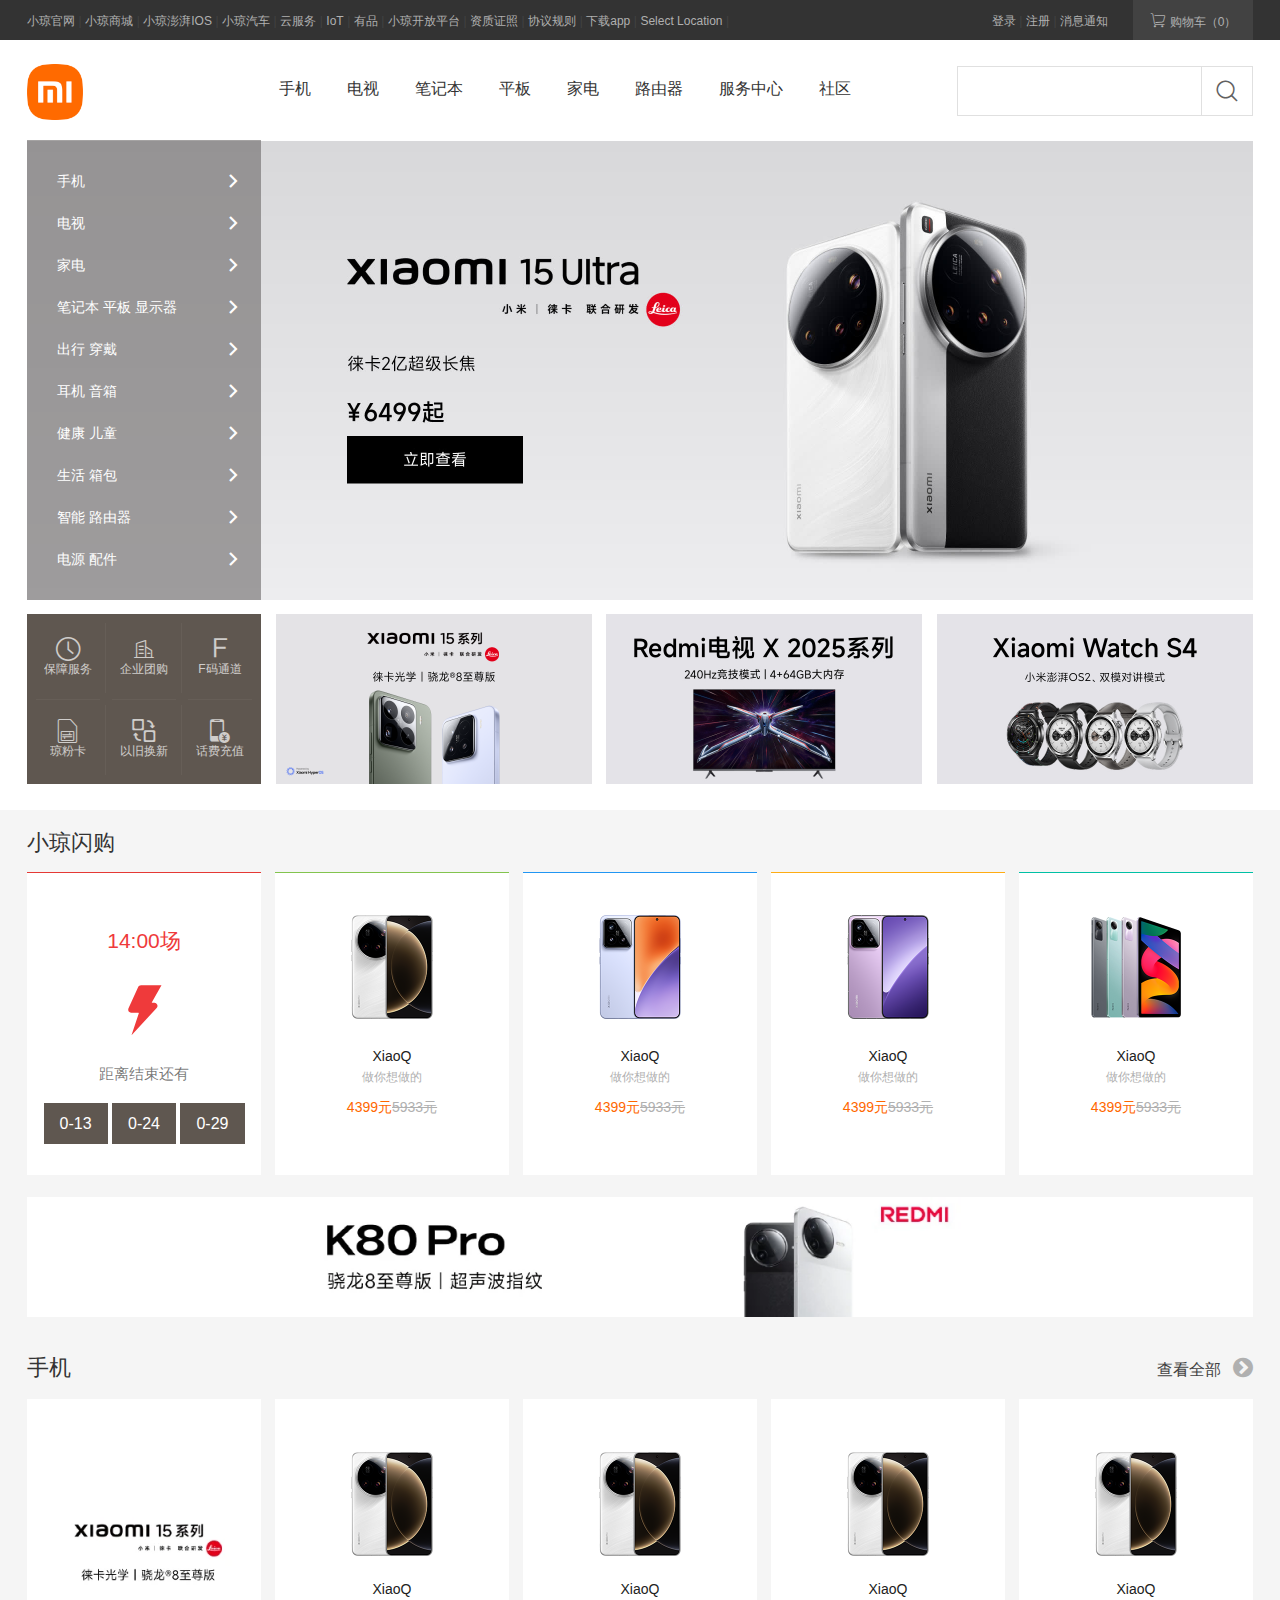
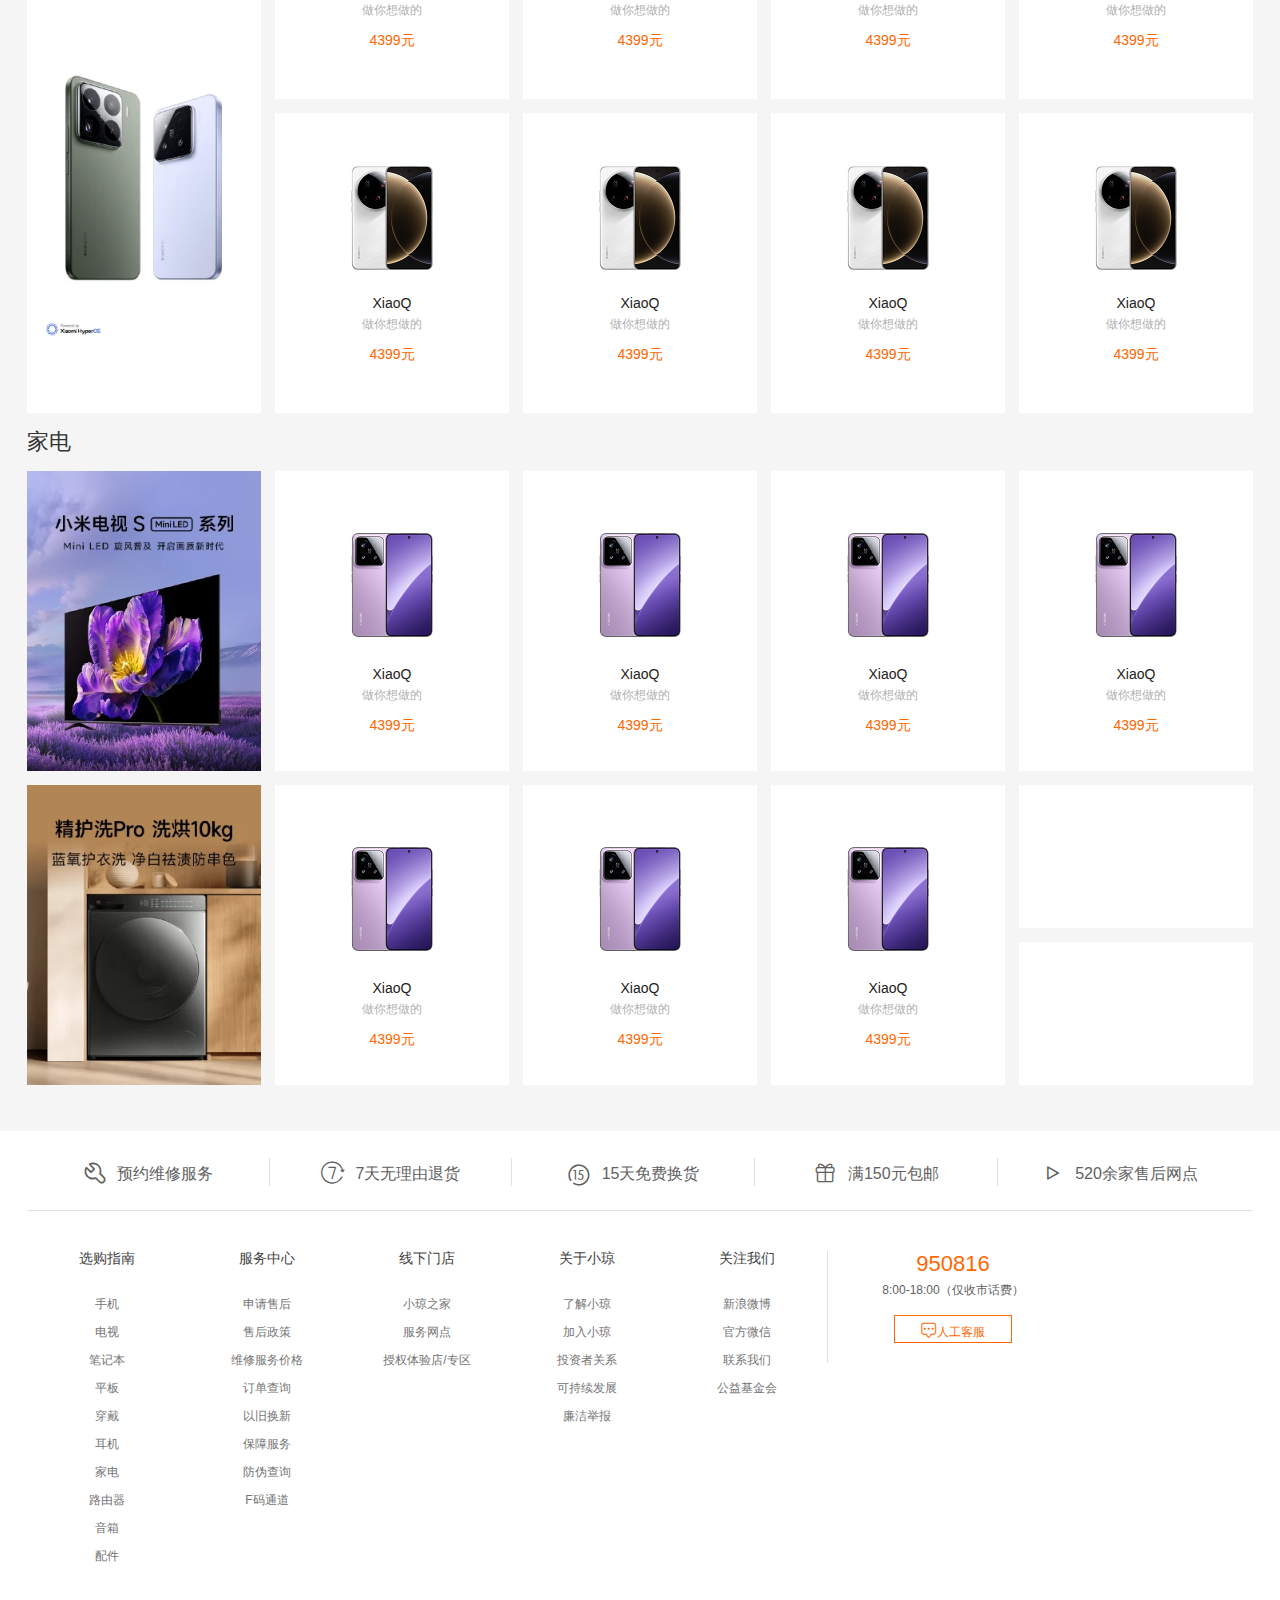
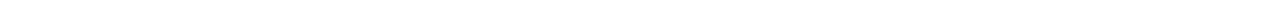
<file: index.html>
<!DOCTYPE html>
<html lang="en">

<head>
    <meta charset="UTF-8">
    <meta name="viewport" content="width=device-width, initial-scale=1.0">
    <title>小琼</title>
    <link rel="stylesheet" href="css/reset.css">
    <link rel="stylesheet" href="css/iconfont.css">
    <link rel="stylesheet" href="css/mi.css">
    <script src="js/mi.js"></script>
</head>

<body>
    <div class="header">
        <!-- 黑色导航条开始-->
        <div class="site-topbar">
            <div class="black-nav">
                <div class="wrap">
                    <ul class="nav-left">
                        <li><a href="#">小琼官网</a><span>|</span></li>
                        <li><a href="#">小琼商城</a><span>|</span></li>
                        <li><a href="#">小琼澎湃IOS</a><span>|</span></li>
                        <li><a href="#">小琼汽车</a><span>|</span></li>
                        <li><a href="#">云服务</a><span>|</span></li>
                        <li><a href="#">IoT</a><span>|</span></li>
                        <li><a href="#">有品</a><span>|</span></li>
                        <li><a href="#">小琼开放平台</a><span>|</span></li>
                        <li><a href="#">资质证照</a><span>|</span></li>
                        <li><a href="#">协议规则</a><span>|</span></li>
                        <li>
                            <a href="#">下载app</a><span>|</span>
                            <div class="triangle"></div>
                            <div class="download">
                                <img src="images/10001.png" alt="">
                                <p>小琼商城APP</p>
                            </div>
                        </li>
                        <li><a href="#">Select Location</a><span>|</span></li>
                    </ul>
                    <ul class="nav-right">
                        <li><a href="#">登录</a><span>|</span></li>
                        <li><a href="#">注册</a><span>|</span></li>
                        <li><a href="#">消息通知</a></li>
                        <li class="cart">
                            <a href="#"><i class="iconfont">&#xe63f</i>购物车（0）</a>
                            <div class="cart-list">购物车中还没有商品，赶紧选购吧！</div>
                        </li>
                    </ul>

                </div>
            </div>
        </div>
        <!-- 黑色导航条结束-->

        <!-- 白色导航条开始 -->
        <div class="site-header">
            <div class="white-nav">
                <div class="wrap">
                    <div class="logo">
                        <div class="logo-box">
                            <a href="#">
                                <img src="images/10266.png" alt="">
                            </a>
                        </div>
                    </div>
                    <div class="nav-bar">
                        <ul>
                            <li>
                                <a href="#">手机</a>
                                <div class="nav-list">
                                    <div class="wrap">
                                        <ul>
                                            <li>
                                                <a href="#">
                                                    <div class="img-box">
                                                        <img src="images/10135.png" alt="">
                                                    </div>
                                                    <p class="nav-name">小琼10 pro</p>
                                                    <p class="nav-price">4999元起</p>
                                                </a>
                                            </li>
                                            <li>
                                                <a href="#">
                                                    <div class="img-box">
                                                        <img src="images/10136.png" alt="">
                                                    </div>
                                                    <p class="nav-name">小琼10 pro</p>
                                                    <p class="nav-price">4999元起</p>
                                                </a>
                                            </li>
                                            <li>
                                                <a href="#">
                                                    <div class="img-box">
                                                        <img src="images/10137.png" alt="">
                                                    </div>
                                                    <p class="nav-name">小琼10 pro</p>
                                                    <p class="nav-price">4999元起</p>
                                                </a>
                                            </li>
                                            <li>
                                                <a href="#">
                                                    <div class="img-box">
                                                        <img src="images/10138.png" alt="">
                                                    </div>
                                                    <p class="nav-name">小琼10 pro</p>
                                                    <p class="nav-price">4999元起</p>
                                                </a>
                                            </li>
                                            <li>
                                                <a href="#">
                                                    <div class="img-box">
                                                        <img src="images/10139.png" alt="">
                                                    </div>
                                                    <p class="nav-name">小琼10 pro</p>
                                                    <p class="nav-price">4999元起</p>
                                                </a>
                                            </li>
                                            <li>
                                                <a href="#">
                                                    <div class="img-box">
                                                        <img src="images/10140.png" alt="">
                                                    </div>
                                                    <p class="nav-name">小琼10 pro</p>
                                                    <p class="nav-price">4999元起</p>
                                                </a>
                                            </li>
                                        </ul>
                                    </div>
                                </div>
                            </li>
                            <li>
                                <a href="#">电视</a>
                                <div class="nav-list">
                                    <div class="wrap">
                                        <ul>
                                            <li>
                                                <a href="#">
                                                    <div class="img-box">
                                                        <img src="images/10141.webp" alt="">
                                                    </div>
                                                    <p class="nav-name">小琼10 pro</p>
                                                    <p class="nav-price">4999元起</p>
                                                </a>
                                            </li>
                                            <li>
                                                <a href="#">
                                                    <div class="img-box">
                                                        <img src="images/10142.webp" alt="">
                                                    </div>
                                                    <p class="nav-name">小琼10 pro</p>
                                                    <p class="nav-price">4999元起</p>
                                                </a>
                                            </li>
                                            <li>
                                                <a href="#">
                                                    <div class="img-box">
                                                        <img src="images/10143.webp" alt="">
                                                    </div>
                                                    <p class="nav-name">小琼10 pro</p>
                                                    <p class="nav-price">4999元起</p>
                                                </a>
                                            </li>
                                            <li>
                                                <a href="#">
                                                    <div class="img-box">
                                                        <img src="images/10144.webp" alt="">
                                                    </div>
                                                    <p class="nav-name">小琼10 pro</p>
                                                    <p class="nav-price">4999元起</p>
                                                </a>
                                            </li>
                                            <li>
                                                <a href="#">
                                                    <div class="img-box">
                                                        <img src="images/10145.webp" alt="">
                                                    </div>
                                                    <p class="nav-name">小琼10 pro</p>
                                                    <p class="nav-price">4999元起</p>
                                                </a>
                                            </li>
                                            <li>
                                                <a href="#">
                                                    <div class="img-box">
                                                        <img src="images/10146.webp" alt="">
                                                    </div>
                                                    <p class="nav-name">小琼10 pro</p>
                                                    <p class="nav-price">4999元起</p>
                                                </a>
                                            </li>
                                        </ul>
                                    </div>
                                </div>
                            </li>
                            <li>
                                <a href="#">笔记本</a>
                                <div class="nav-list">
                                    <div class="wrap">
                                        <ul>
                                            <li>
                                                <a href="#">
                                                    <div class="img-box">
                                                        <img src="images/10147.png" alt="">
                                                    </div>
                                                    <p class="nav-name">小琼10 pro</p>
                                                    <p class="nav-price">4999元起</p>
                                                </a>
                                            </li>
                                            <li>
                                                <a href="#">
                                                    <div class="img-box">
                                                        <img src="images/10148.png" alt="">
                                                    </div>
                                                    <p class="nav-name">小琼10 pro</p>
                                                    <p class="nav-price">4999元起</p>
                                                </a>
                                            </li>
                                            <li>
                                                <a href="#">
                                                    <div class="img-box">
                                                        <img src="images/10149.png" alt="">
                                                    </div>
                                                    <p class="nav-name">小琼10 pro</p>
                                                    <p class="nav-price">4999元起</p>
                                                </a>
                                            </li>
                                            <li>
                                                <a href="#">
                                                    <div class="img-box">
                                                        <img src="images/10150.png" alt="">
                                                    </div>
                                                    <p class="nav-name">小琼10 pro</p>
                                                    <p class="nav-price">4999元起</p>
                                                </a>
                                            </li>
                                            <li>
                                                <a href="#">
                                                    <div class="img-box">
                                                        <img src="images/10151.png" alt="">
                                                    </div>
                                                    <p class="nav-name">小琼10 pro</p>
                                                    <p class="nav-price">4999元起</p>
                                                </a>
                                            </li>
                                            <li>
                                                <a href="#">
                                                    <div class="img-box">
                                                        <img src="images/10152.png" alt="">
                                                    </div>
                                                    <p class="nav-name">小琼10 pro</p>
                                                    <p class="nav-price">4999元起</p>
                                                </a>
                                            </li>
                                        </ul>
                                    </div>
                                </div>
                            </li>
                            <li>
                                <a href="#">平板</a>
                                <div class="nav-list">
                                    <div class="wrap">
                                        <ul>
                                            <li>
                                                <a href="#">
                                                    <div class="img-box">
                                                        <img src="images/10153.png" alt="">
                                                    </div>
                                                    <p class="nav-name">小琼10 pro</p>
                                                    <p class="nav-price">4999元起</p>
                                                </a>
                                            </li>
                                            <li>
                                                <a href="#">
                                                    <div class="img-box">
                                                        <img src="images/10154.png" alt="">
                                                    </div>
                                                    <p class="nav-name">小琼10 pro</p>
                                                    <p class="nav-price">4999元起</p>
                                                </a>
                                            </li>
                                            <li>
                                                <a href="#">
                                                    <div class="img-box">
                                                        <img src="images/10155.png" alt="">
                                                    </div>
                                                    <p class="nav-name">小琼10 pro</p>
                                                    <p class="nav-price">4999元起</p>
                                                </a>
                                            </li>
                                            <li>
                                                <a href="#">
                                                    <div class="img-box">
                                                        <img src="images/10156.png" alt="">
                                                    </div>
                                                    <p class="nav-name">小琼10 pro</p>
                                                    <p class="nav-price">4999元起</p>
                                                </a>
                                            </li>
                                            <li>
                                                <a href="#">
                                                    <div class="img-box">
                                                        <img src="images/10157.png" alt="">
                                                    </div>
                                                    <p class="nav-name">小琼10 pro</p>
                                                    <p class="nav-price">4999元起</p>
                                                </a>
                                            </li>
                                            <li>
                                                <a href="#">
                                                    <div class="img-box">
                                                        <img src="images/10158.png" alt="">
                                                    </div>
                                                    <p class="nav-name">小琼10 pro</p>
                                                    <p class="nav-price">4999元起</p>
                                                </a>
                                            </li>
                                        </ul>
                                    </div>
                                </div>
                            </li>
                            <li>
                                <a href="#">家电</a>
                                <div class="nav-list">
                                    <div class="wrap">
                                        <ul>
                                            <li>
                                                <a href="#">
                                                    <div class="img-box">
                                                        <img src="images/10159.png" alt="">
                                                    </div>
                                                    <p class="nav-name">小琼10 pro</p>
                                                    <p class="nav-price">4999元起</p>
                                                </a>
                                            </li>
                                            <li>
                                                <a href="#">
                                                    <div class="img-box">
                                                        <img src="images/10160.png" alt="">
                                                    </div>
                                                    <p class="nav-name">小琼10 pro</p>
                                                    <p class="nav-price">4999元起</p>
                                                </a>
                                            </li>
                                            <li>
                                                <a href="#">
                                                    <div class="img-box">
                                                        <img src="images/10161.png" alt="">
                                                    </div>
                                                    <p class="nav-name">小琼10 pro</p>
                                                    <p class="nav-price">4999元起</p>
                                                </a>
                                            </li>
                                            <li>
                                                <a href="#">
                                                    <div class="img-box">
                                                        <img src="images/10162.png" alt="">
                                                    </div>
                                                    <p class="nav-name">小琼10 pro</p>
                                                    <p class="nav-price">4999元起</p>
                                                </a>
                                            </li>
                                            <li>
                                                <a href="#">
                                                    <div class="img-box">
                                                        <img src="images/10163.png" alt="">
                                                    </div>
                                                    <p class="nav-name">小琼10 pro</p>
                                                    <p class="nav-price">4999元起</p>
                                                </a>
                                            </li>
                                            <li>
                                                <a href="#">
                                                    <div class="img-box">
                                                        <img src="images/10164.png" alt="">
                                                    </div>
                                                    <p class="nav-name">小琼10 pro</p>
                                                    <p class="nav-price">4999元起</p>
                                                </a>
                                            </li>
                                        </ul>
                                    </div>
                                </div>
                            </li>
                            <li>
                                <a href="#">路由器</a>
                                <div class="nav-list">
                                    <div class="wrap">
                                        <ul>
                                            <li>
                                                <a href="#">
                                                    <div class="img-box">
                                                        <img src="images/10165.png" alt="">
                                                    </div>
                                                    <p class="nav-name">小琼10 pro</p>
                                                    <p class="nav-price">4999元起</p>
                                                </a>
                                            </li>
                                            <li>
                                                <a href="#">
                                                    <div class="img-box">
                                                        <img src="images/10166.png" alt="">
                                                    </div>
                                                    <p class="nav-name">小琼10 pro</p>
                                                    <p class="nav-price">4999元起</p>
                                                </a>
                                            </li>
                                            <li>
                                                <a href="#">
                                                    <div class="img-box">
                                                        <img src="images/10167.png" alt="">
                                                    </div>
                                                    <p class="nav-name">小琼10 pro</p>
                                                    <p class="nav-price">4999元起</p>
                                                </a>
                                            </li>
                                            <li>
                                                <a href="#">
                                                    <div class="img-box">
                                                        <img src="images/10168.png" alt="">
                                                    </div>
                                                    <p class="nav-name">小琼10 pro</p>
                                                    <p class="nav-price">4999元起</p>
                                                </a>
                                            </li>
                                            <li>
                                                <a href="#">
                                                    <div class="img-box">
                                                        <img src="images/10169.png" alt="">
                                                    </div>
                                                    <p class="nav-name">小琼10 pro</p>
                                                    <p class="nav-price">4999元起</p>
                                                </a>
                                            </li>
                                            <li>
                                                <a href="#">
                                                    <div class="img-box">
                                                        <img src="images/10170.png" alt="">
                                                    </div>
                                                    <p class="nav-name">小琼10 pro</p>
                                                    <p class="nav-price">4999元起</p>
                                                </a>
                                            </li>
                                        </ul>
                                    </div>
                                </div>
                            </li>
                            <li>
                                <a href="#">服务中心</a>
                            </li>
                            <li>
                                <a href="#">社区</a>
                            </li>
                        </ul>
                    </div>
                    <div class="search">
                        <form action="">
                            <input type="text">
                            <button class="iconfont">&#xe687;</button>
                            <div class="hot-list">
                                <ul>
                                    <li>手机换新</li>
                                    <li>小琼手环 pro</li>
                                    <li>电视</li>
                                    <li>热水器</li>
                                    <li>家电</li>
                                    <li>手机</li>
                                    <li>路由器</li>
                                    <li>琼子打印机</li>
                                </ul>
                            </div>
                        </form>
                    </div>
                </div>
            </div>
        </div>
        <!-- 白色导航条结束 -->
    </div>

    <!-- 轮播图开始 -->
    <div class="banner">
        <div class="wrap">
            <div class="banner-box">
                <div class="slide">
                    <ul>
                        <li>
                            <a>手机</a>
                            <i class="iconfont">&#xe637;</i>
                            <div class="slide-list">
                                <ul>
                                    <li>
                                        <img src="images/10002.webp">
                                        <a href="#">XiaoQ 数字旗舰</a>
                                    </li>
                                    <li>
                                        <img src="images/10003.webp">
                                        <a href="#">XiaoQ MIX系列</a>
                                    </li>
                                    <li>
                                        <img src="images/10004.webp" alt="">
                                        <a href="#">XiaoQ Civi系列</a>
                                    </li>
                                    <li>
                                        <img src="images/10005.webp" alt="">
                                        <a href="#">XiaoQ K系列</a>
                                    </li>
                                    <li>
                                        <img src="images/10006.webp" alt="">
                                        <a href="#">XiaoQ Turbo系列</a>
                                    </li>
                                    <li>
                                        <img src="images/10007.webp" alt="">
                                        <a href="#">XiaoQ Note系列</a>
                                    </li>
                                </ul>
                                <ul>
                                    <li>
                                        <img src="images/10008.webp" alt="">
                                        <a href="#">XiaoQ 数字系列</a>
                                    </li>
                                </ul>
                            </div>
                        </li>
                        <li>
                            <a>电视</a>
                            <i class="iconfont">&#xe637;</i>
                            <div class="slide-list">
                                <ul>
                                    <li>
                                        <img src="images/10009.webp">
                                        <a href="#">XiaoQ 数字旗舰</a>
                                    </li>
                                    <li>
                                        <img src="images/10010.webp">
                                        <a href="#">XiaoQ MIX系列</a>
                                    </li>
                                    <li>
                                        <img src="images/10011.webp" alt="">
                                        <a href="#">XiaoQ Civi系列</a>
                                    </li>
                                    <li>
                                        <img src="images/10012.webp" alt="">
                                        <a href="#">XiaoQ K系列</a>
                                    </li>
                                    <li>
                                        <img src="images/10013.webp" alt="">
                                        <a href="#">XiaoQ Turbo系列</a>
                                    </li>
                                    <li>
                                        <img src="images/10014.webp" alt="">
                                        <a href="#">XiaoQ Note系列</a>
                                    </li>
                                </ul>
                            </div>
                        </li>
                        <li>
                            <a>家电</a>
                            <i class="iconfont">&#xe637;</i>
                            <div class="slide-list">
                                <ul>
                                    <li>
                                        <img src="images/10015.png" alt="">
                                        <a href="#">XiaoQ 数字系列</a>
                                    </li>
                                    <li>
                                        <img src="images/10016.png">
                                        <a href="#">XiaoQ 数字旗舰</a>
                                    </li>
                                    <li>
                                        <img src="images/10017.png">
                                        <a href="#">XiaoQ MIX系列</a>
                                    </li>
                                    <li>
                                        <img src="images/10018.png" alt="">
                                        <a href="#">XiaoQ Civi系列</a>
                                    </li>
                                    <li>
                                        <img src="images/10019.png" alt="">
                                        <a href="#">XiaoQ K系列</a>
                                    </li>
                                    <li>
                                        <img src="images/10020.png" alt="">
                                        <a href="#">XiaoQ Turbo系列</a>
                                    </li>
                                </ul>
                                <ul>
                                    <li>
                                        <img src="images/10021.png" alt="">
                                        <a href="#">XiaoQ Note系列</a>
                                    </li>
                                    <li>
                                        <img src="images/10022.jpg" alt="">
                                        <a href="#">XiaoQ 数字系列</a>
                                    </li>
                                    <li>
                                        <img src="images/10023.jpg" alt="">
                                        <a href="#">XiaoQ Note系列</a>
                                    </li>
                                    <li>
                                        <img src="images/10024.jpg" alt="">
                                        <a href="#">XiaoQ Note系列</a>
                                    </li>
                                    <li>
                                        <img src="images/10025.jpg" alt="">
                                        <a href="#">XiaoQ Note系列</a>
                                    </li>
                                    <li>
                                        <img src="images/10026.gif" alt="">
                                        <a href="#">XiaoQ K系列</a>
                                    </li>
                                </ul>
                                <ul>
                                    <li>
                                        <img src="images/10027.png" alt="">
                                        <a href="#">XiaoQ Turbo系列</a>
                                    </li>
                                    <li>
                                        <img src="images/10028.jpg" alt="">
                                        <a href="#">XiaoQ Turbo系列</a>
                                    </li>
                                    <li>
                                        <img src="images/10029.jpg" alt="">
                                        <a href="#">XiaoQ Turbo系列</a>
                                    </li>
                                    <li>
                                        <img src="images/10030.png" alt="">
                                        <a href="#">XiaoQ Turbo系列</a>
                                    </li>
                                    <li>
                                        <img src="images/10031.jpg" alt="">
                                        <a href="#">XiaoQ Turbo系列</a>
                                    </li>
                                    <li>
                                        <img src="images/10032.jpg" alt="">
                                        <a href="#">XiaoQ Turbo系列</a>
                                    </li>
                                </ul>
                            </div>
                        </li>
                        <li>
                            <a>笔记本 平板 显示器</a>
                            <i class="iconfont">&#xe637;</i>
                            <div class="slide-list">
                                <ul>
                                    <li>
                                        <img src="images/10039.png">
                                        <a href="#">XiaoQ 数字旗舰</a>
                                    </li>
                                    <li>
                                        <img src="images/10040.png">
                                        <a href="#">XiaoQ MIX系列</a>
                                    </li>
                                    <li>
                                        <img src="images/10041.png" alt="">
                                        <a href="#">XiaoQ Civi系列</a>
                                    </li>
                                    <li>
                                        <img src="images/10042.png" alt="">
                                        <a href="#">XiaoQ K系列</a>
                                    </li>
                                    <li>
                                        <img src="images/10043.png" alt="">
                                        <a href="#">XiaoQ Turbo系列</a>
                                    </li>
                                    <li>
                                        <img src="images/10044.jpg" alt="">
                                        <a href="#">XiaoQ Note系列</a>
                                    </li>
                                </ul>
                                <ul>
                                    <li>
                                        <img src="images/10045.png" alt="">
                                        <a href="#">XiaoQ 数字系列</a>
                                    </li>
                                    <li>
                                        <img src="images/10046.png" alt="">
                                        <a href="#">XiaoQ 数字系列</a>
                                    </li>
                                </ul>
                            </div>
                        </li>
                        <li>
                            <a>出行 穿戴</a>
                            <i class="iconfont">&#xe637;</i>
                            <div class="slide-list">
                                <ul>
                                    <li>
                                        <img src="images/10047.png" alt="">
                                        <a href="#">XiaoQ 数字系列</a>
                                    </li>
                                    <li>
                                        <img src="images/10048.png" alt="">
                                        <a href="#">XiaoQ 数字系列</a>
                                    </li>
                                    <li>
                                        <img src="images/10049.png" alt="">
                                        <a href="#">XiaoQ 数字系列</a>
                                    </li>
                                    <li>
                                        <img src="images/10050.png" alt="">
                                        <a href="#">XiaoQ 数字系列</a>
                                    </li>
                                    <li>
                                        <img src="images/10051.png" alt="">
                                        <a href="#">XiaoQ 数字系列</a>
                                    </li>
                                    <li>
                                        <img src="images/10052.png" alt="">
                                        <a href="#">XiaoQ 数字系列</a>
                                    </li>
                                </ul>
                                <ul>
                                    <li>
                                        <img src="images/10053.png" alt="">
                                        <a href="#">XiaoQ 数字系列</a>
                                    </li>
                                    <li>
                                        <img src="images/10054.webp" alt="">
                                        <a href="#">XiaoQ 数字系列</a>
                                    </li>
                                    <li>
                                        <img src="images/10055.png" alt="">
                                        <a href="#">XiaoQ 数字系列</a>
                                    </li>
                                    <li>
                                        <img src="images/10056.png" alt="">
                                        <a href="#">XiaoQ</a>
                                    </li>
                                    <li>
                                        <img src="images/10057.jpg" alt="">
                                        <a href="#">XiaoQ 数字系列</a>
                                    </li>
                                    <li>
                                        <img src="images/10058.png" alt="">
                                        <a href="#">XiaoQ 数字系列</a>
                                    </li>
                                </ul>
                                <ul>
                                    <li>
                                        <img src="images/10059.png" alt="">
                                        <a href="#">XiaoQ 数字系列</a>
                                    </li>
                                </ul>
                            </div>
                        </li>
                        <li>
                            <a>耳机 音箱</a>
                            <i class="iconfont">&#xe637;</i>
                            <div class="slide-list">
                                <ul>
                                    <li>
                                        <img src="images/10060.png" alt="">
                                        <a href="#">XiaoQ 数字系列</a>
                                    </li>
                                    <li>
                                        <img src="images/10061.png" alt="">
                                        <a href="#">XiaoQ 数字系列</a>
                                    </li>
                                    <li>
                                        <img src="images/10062.png" alt="">
                                        <a href="#">XiaoQ 数字系列</a>
                                    </li>
                                    <li>
                                        <img src="images/10063.jpg" alt="">
                                        <a href="#">XiaoQ 数字系列</a>
                                    </li>
                                    <li>
                                        <img src="images/10064.png" alt="">
                                        <a href="#">XiaoQ 数字系列</a>
                                    </li>
                                    <li>
                                        <img src="images/10065.png" alt="">
                                        <a href="#">XiaoQ 数字系列</a>
                                    </li>
                                </ul>
                                <ul>
                                    <li>
                                        <img src="images/10066.png" alt="">
                                        <a href="#">XiaoQ 数字系列</a>
                                    </li>
                                    <li>
                                        <img src="images/10067.png" alt="">
                                        <a href="#">XiaoQ 数字系列</a>
                                    </li>
                                    <li>
                                        <img src="images/10068.jpg" alt="">
                                        <a href="#">XiaoQ 数字系列</a>
                                    </li>
                                    <li>
                                        <img src="images/10069.png" alt="">
                                        <a href="#">XiaoQ 数字系列</a>
                                    </li>
                                    <li>
                                        <img src="images/10070.png" alt="">
                                        <a href="#">XiaoQ 数字系列</a>
                                    </li>
                                    <li>
                                        <img src="images/10071.png" alt="">
                                        <a href="#">XiaoQ 数字系列</a>
                                    </li>
                                </ul>
                                <ul>
                                    <li>
                                        <img src="images/10072.png" alt="">
                                        <a href="#">XiaoQ 数字系列</a>
                                    </li>
                                    <li>
                                        <img src="images/10073.png" alt="">
                                        <a href="#">XiaoQ 数字系列</a>
                                    </li>
                                    <li>
                                        <img src="images/10074.jpg" alt="">
                                        <a href="#">XiaoQ 数字系列</a>
                                    </li>
                                    <li>
                                        <img src="images/10075.jpg" alt="">
                                        <a href="#">XiaoQ 数字系列</a>
                                    </li>
                                    <li>
                                        <img src="images/10076.png" alt="">
                                        <a href="#">XiaoQ 数字系列</a>
                                    </li>
                                    <li>
                                        <img src="images/10077.png" alt="">
                                        <a href="#">XiaoQ 数字系列</a>
                                    </li>
                                </ul>
                                <ul>
                                    <li>
                                        <img src="images/10078.png" alt="">
                                        <a href="#">XiaoQ 数字系列</a>
                                    </li>
                                    <li>
                                        <img src="images/10079.jpg" alt="">
                                        <a href="#">XiaoQ 数字系列</a>
                                    </li>
                                    <li>
                                        <img src="images/10081.png" alt="">
                                        <a href="#">XiaoQ 数字系列</a>
                                    </li>
                                </ul>
                            </div>
                        </li>

                        <li>
                            <a>健康 儿童</a>
                            <i class="iconfont">&#xe637;</i>
                            <div class="slide-list">
                                <ul>
                                    <li>
                                        <img src="images/10082.jpg" alt="">
                                        <a href="#">XiaoQ 数字系列</a>
                                    </li>
                                    <li>
                                        <img src="images/10083.jpg" alt="">
                                        <a href="#">XiaoQ 数字系列</a>
                                    </li>
                                    <li>
                                        <img src="images/10084.webp" alt="">
                                        <a href="#">XiaoQ 数字系列</a>
                                    </li>
                                    <li>
                                        <img src="images/10085.jpg" alt="">
                                        <a href="#">XiaoQ 数字系列</a>
                                    </li>
                                    <li>
                                        <img src="images/10086.jpg" alt="">
                                        <a href="#">XiaoQ 数字系列</a>
                                    </li>
                                    <li>
                                        <img src="images/10087.png" alt="">
                                        <a href="#">XiaoQ 数字系列</a>
                                    </li>
                                </ul>
                            </div>
                        </li>
                        <li>
                            <a>生活 箱包</a>
                            <i class="iconfont">&#xe637;</i>
                            <div class="slide-list">
                                <ul>
                                    <li>
                                        <img src="images/10002.webp">
                                        <a href="#">XiaoQ 数字旗舰</a>
                                    </li>
                                    <li>
                                        <img src="images/10003.webp">
                                        <a href="#">XiaoQ MIX系列</a>
                                    </li>
                                    <li>
                                        <img src="images/10004.webp" alt="">
                                        <a href="#">XiaoQ Civi系列</a>
                                    </li>
                                    <li>
                                        <img src="images/10005.webp" alt="">
                                        <a href="#">XiaoQ K系列</a>
                                    </li>
                                    <li>
                                        <img src="images/10006.webp" alt="">
                                        <a href="#">XiaoQ Turbo系列</a>
                                    </li>
                                    <li>
                                        <img src="images/10007.webp" alt="">
                                        <a href="#">XiaoQ Note系列</a>
                                    </li>
                                </ul>
                                <ul>
                                    <li>
                                        <img src="images/10008.webp" alt="">
                                        <a href="#">XiaoQ 数字系列</a>
                                    </li>
                                </ul>
                            </div>
                        </li>
                        <li>
                            <a>智能 路由器</a>
                            <i class="iconfont">&#xe637;</i>
                            <div class="slide-list">
                                <ul>
                                    <li>
                                        <img src="images/10002.webp">
                                        <a href="#">XiaoQ 数字旗舰</a>
                                    </li>
                                    <li>
                                        <img src="images/10003.webp">
                                        <a href="#">XiaoQ MIX系列</a>
                                    </li>
                                    <li>
                                        <img src="images/10004.webp" alt="">
                                        <a href="#">XiaoQ Civi系列</a>
                                    </li>
                                    <li>
                                        <img src="images/10005.webp" alt="">
                                        <a href="#">XiaoQ K系列</a>
                                    </li>
                                    <li>
                                        <img src="images/10006.webp" alt="">
                                        <a href="#">XiaoQ Turbo系列</a>
                                    </li>
                                    <li>
                                        <img src="images/10007.webp" alt="">
                                        <a href="#">XiaoQ Note系列</a>
                                    </li>
                                </ul>
                                <ul>
                                    <li>
                                        <img src="images/10008.webp" alt="">
                                        <a href="#">XiaoQ 数字系列</a>
                                    </li>
                                </ul>
                            </div>
                        </li>
                        <li>
                            <a>电源 配件</a>
                            <i class="iconfont">&#xe637;</i>
                            <div class="slide-list">
                                <ul>
                                    <li>
                                        <img src="images/10002.webp">
                                        <a href="#">XiaoQ 数字旗舰</a>
                                    </li>
                                    <li>
                                        <img src="images/10003.webp">
                                        <a href="#">XiaoQ MIX系列</a>
                                    </li>
                                    <li>
                                        <img src="images/10004.webp" alt="">
                                        <a href="#">XiaoQ Civi系列</a>
                                    </li>
                                    <li>
                                        <img src="images/10005.webp" alt="">
                                        <a href="#">XiaoQ K系列</a>
                                    </li>
                                    <li>
                                        <img src="images/10006.webp" alt="">
                                        <a href="#">XiaoQ Turbo系列</a>
                                    </li>
                                    <li>
                                        <img src="images/10007.webp" alt="">
                                        <a href="#">XiaoQ Note系列</a>
                                    </li>
                                </ul>
                                <ul>
                                    <li>
                                        <img src="images/10008.webp" alt="">
                                        <a href="#">XiaoQ 数字系列</a>
                                    </li>
                                </ul>
                            </div>
                        </li>
                    </ul>
                </div>
            </div>
        </div>
    </div>
    <!-- 轮播图结束 -->

    <!-- 广告开始 -->
    <div class="ad">
        <div class="wrap">
            <div class="aside">
                <ul>
                    <li class="col row">
                        <a href="#">
                            <i class="iconfont">&#xe629;</i>
                            <p>保障服务</p>
                        </a>
                    </li>
                    <li class="col row">
                        <a href="#">
                            <i class="iconfont">&#xe66e;</i>
                            <p>企业团购</p>
                        </a>
                    </li>
                    <li class="row">
                        <a href="#">
                            <i class="iconfont">&#xf003d;</i>
                            <p>F码通道</p>
                        </a>
                    </li>
                    <li class="col">
                        <a href="#">
                            <i class="iconfont">&#xe603;</i>
                            <p>琼粉卡</p>
                        </a>
                    </li>
                    <li class="col">
                        <a href="#">
                            <i class="iconfont">&#xe76b;</i>
                            <p>以旧换新</p>
                        </a>
                    </li>
                    <li>
                        <a href="#">
                            <i class="iconfont">&#xe64c;</i>
                            <p>话费充值</p>
                        </a>
                    </li>
                </ul>
            </div>
            <div class="ad-box">
                <a href="#"><img src="images/10189.png" alt=""></a>
            </div>
            <div class="ad-box">
                <a href="#"><img src="images/10190.png" alt=""></a>

            </div>
            <div class="ad-box">
                <a href="#"><img src="images/10191.png" alt=""></a>

            </div>
        </div>
    </div>
    <!-- 广告结束 -->

    <div class="container">
        <div class="wrap">
            <!-- 小琼闪购开始 -->
            <div class="flash">
                <h2 class="title">小琼闪购</h2>
                <div class="flash-box">
                    <div class="items1 items2">
                        <p class="round">14:00场</p>
                        <i class="iconfont">&#xe995;</i>
                        <p class="end-time">距离结束还有</p>
                        <div class="time">
                            <span class="hour">1</span>
                            <span class="minute">2</span>
                            <span class="second">3</span>
                        </div>

                    </div>
                    <div class="items1">
                        <a href="#">
                            <img src="images/10135.png" class="flash-image" alt="">
                            <p class="flash-name">XiaoQ</p>
                            <p class="flash-introduction">做你想做的</p>
                            <p class="flash-price">4399元<del>5933元</del></p>
                        </a>
                    </div>
                    <div class="items1">
                        <a href="#">
                            <img src="images/10136.png" class="flash-image" alt="">
                            <p class="flash-name">XiaoQ</p>
                            <p class="flash-introduction">做你想做的</p>
                            <p class="flash-price">4399元<del>5933元</del></p>
                        </a>
                    </div>
                    <div class="items1">
                        <a href="#">
                            <img src="images/10138.png" class="flash-image alt="">
                                <p class=" flash-name">XiaoQ</p>
                            <p class="flash-introduction">做你想做的</p>
                            <p class="flash-price">4399元<del>5933元</del></p>
                        </a>
                    </div>
                    <div class="items1">
                        <a href="#">
                            <img src="images/10157.png" class="flash-image" alt="">
                            <p class="flash-name">XiaoQ</p>
                            <p class="flash-introduction">做你想做的</p>
                            <p class="flash-price">4399元<del>5933元</del></p>
                        </a>
                    </div>
                </div>
            </div>
            <!-- 小琼闪购结束 -->
            <div class="ad-img">
                <a href="#">
                    <img src="images/10192.webp" alt="">
                </a>
            </div>

            <!-- 手机开始 -->
            <div class="phone">
                <h2 class="title">手机
                    <a href="#" class="more">查看全部
                        <i class="iconfont">&#xe658;</i>
                    </a>
                </h2>
                <div class="phone-box">
                    <div class="phone-box-left">
                        <a href="#">
                            <img src="images/10193.webp" alt="">
                        </a>
                    </div>
                    <div class="phone-box-right">
                        <div class="items1 items3">
                            <a href="#">
                                <img src="images/10135.png" class="phone-image" alt="">
                                <p class="flash-name">XiaoQ</p>
                                <p class="flash-introduction">做你想做的</p>
                                <p class="flash-price">4399元</p>
                            </a>
                        </div>
                        <div class="items1 items3">
                            <a href="#">
                                <img src="images/10135.png" class="phone-image" alt="">
                                <p class="flash-name">XiaoQ</p>
                                <p class="flash-introduction">做你想做的</p>
                                <p class="flash-price">4399元</p>
                            </a>
                        </div>
                        <div class="items1 items3">
                            <a href="#">
                                <img src="images/10135.png" class="phone-image" alt="">
                                <p class="flash-name">XiaoQ</p>
                                <p class="flash-introduction">做你想做的</p>
                                <p class="flash-price">4399元</p>
                            </a>
                        </div>
                        <div class="items1 items3">
                            <a href="#">
                                <img src="images/10135.png" class="phone-image" alt="">
                                <p class="flash-name">XiaoQ</p>
                                <p class="flash-introduction">做你想做的</p>
                                <p class="flash-price">4399元</p>
                            </a>
                        </div>
                        <div class="items1 items3">
                            <a href="#">
                                <img src="images/10135.png" class="phone-image" alt="">
                                <p class="flash-name">XiaoQ</p>
                                <p class="flash-introduction">做你想做的</p>
                                <p class="flash-price">4399元</p>
                            </a>
                        </div>
                        <div class="items1 items3">
                            <a href="#">
                                <img src="images/10135.png" class="phone-image" alt="">
                                <p class="flash-name">XiaoQ</p>
                                <p class="flash-introduction">做你想做的</p>
                                <p class="flash-price">4399元</p>
                            </a>
                        </div>
                        <div class="items1 items3">
                            <a href="#">
                                <img src="images/10135.png" class="phone-image" alt="">
                                <p class="flash-name">XiaoQ</p>
                                <p class="flash-introduction">做你想做的</p>
                                <p class="flash-price">4399元</p>
                            </a>
                        </div>
                        <div class="items1 items3">
                            <a href="#">
                                <img src="images/10135.png" class="phone-image" alt="">
                                <p class="flash-name">XiaoQ</p>
                                <p class="flash-introduction">做你想做的</p>
                                <p class="flash-price">4399元</p>
                            </a>
                        </div>
                    </div>
                </div>
            </div>
            <!-- 手机结束 -->

            <!-- 家电开始 -->
            <div class="elc">
                <div class="wrap">
                    <h2 class="title">家电</h2>
                    <div class="elc-box">
                        <div class="items1 items3 items2">
                            <a href="#">
                                <img src="images/10226.webp" alt="">
                            </a>
                        </div>
                        <div class="items1 items3">
                            <a href="#">
                                <img src="images/10138.png" class="flash-image alt="">
                                    <p class=" flash-name">XiaoQ</p>
                                <p class="flash-introduction">做你想做的</p>
                                <p class="flash-price">4399元</p>
                            </a>
                        </div>
                        <div class="items1 items3">
                            <a href="#">
                                <img src="images/10138.png" class="flash-image alt="">
                                    <p class=" flash-name">XiaoQ</p>
                                <p class="flash-introduction">做你想做的</p>
                                <p class="flash-price">4399元</p>
                            </a>
                        </div>
                        <div class="items1 items3">
                            <a href="#">
                                <img src="images/10138.png" class="flash-image alt="">
                                    <p class=" flash-name">XiaoQ</p>
                                <p class="flash-introduction">做你想做的</p>
                                <p class="flash-price">4399元</p>
                            </a>
                        </div>
                        <div class="items1 items3">
                            <a href="#">
                                <img src="images/10138.png" class="flash-image alt="">
                                    <p class=" flash-name">XiaoQ</p>
                                <p class="flash-introduction">做你想做的</p>
                                <p class="flash-price">4399元</p>
                            </a>
                        </div>
                        <div class="items1 items3 items2">
                            <a href="#">
                                <img src="images/10227.webp" alt="">
                            </a>
                        </div>
                        <div class="items1 items3">
                            <a href="#">
                                <img src="images/10138.png" class="flash-image alt="">
                                    <p class=" flash-name">XiaoQ</p>
                                <p class="flash-introduction">做你想做的</p>
                                <p class="flash-price">4399元</p>
                            </a>
                        </div>
                        <div class="items1 items3">
                            <a href="#">
                                <img src="images/10138.png" class="flash-image alt="">
                                    <p class=" flash-name">XiaoQ</p>
                                <p class="flash-introduction">做你想做的</p>
                                <p class="flash-price">4399元</p>
                            </a>
                        </div>
                        <div class="items1 items3">
                            <a href="#">
                                <img src="images/10138.png" class="flash-image alt="">
                                    <p class=" flash-name">XiaoQ</p>
                                <p class="flash-introduction">做你想做的</p>
                                <p class="flash-price">4399元</p>
                            </a>
                        </div>
                        <div class="items1 items4">
                            <div></div>
                            <div></div>
                        </div>
                    </div>
                </div>
            </div>
            <!-- 家电结束 -->
        </div>
    </div>


    <!-- 页脚开始 -->
    <div class="footer">
        <div class="wrap">
            <div class="server">
                <ul>
                    <li>
                        <a href="#">
                            <i class="iconfont">&#xe74b;</i>
                            <span>预约维修服务</span>
                        </a>
                    </li>
                    <li>
                        <a href="#">
                            <i class="iconfont">&#xe60e;</i>
                            <span>7天无理由退货</span>
                        </a>
                    </li>
                    <li>
                        <a href="#">
                            <i class="iconfont">&#xe606;</i>
                            <span>15天免费换货</span>
                        </a>
                    </li>
                    <li>
                        <a href="#">
                            <i class="iconfont">&#xf01da;</i>
                            <span>满150元包邮</span>
                        </a>
                    </li>
                    <li>
                        <a href="#">
                            <i class="iconfont">&#xe608;</i>
                            <span>520余家售后网点</span>
                        </a>
                    </li>
                </ul>
            </div>
            <div class="link">
                <ul>
                    <li>选购指南</li>
                    <li><a href="#">手机</a></li>
                    <li><a href="#">电视</a></li>
                    <li><a href="#">笔记本</a></li>
                    <li><a href="#">平板</a></li>
                    <li><a href="#">穿戴</a></li>
                    <li><a href="#">耳机</a></li>
                    <li><a href="#">家电</a></li>
                    <li><a href="#">路由器</a></li>
                    <li><a href="#">音箱</a></li>
                    <li><a href="#">配件</a></li>
                </ul>
                <ul>
                    <li>服务中心</li>
                    <li><a href="#">申请售后</a></li>
                    <li><a href="#">售后政策</a></li>
                    <li><a href="#">维修服务价格</a></li>
                    <li><a href="#">订单查询</a></li>
                    <li><a href="#">以旧换新</a></li>
                    <li><a href="#">保障服务</a></li>
                    <li><a href="#">防伪查询</a></li>
                    <li><a href="#">F码通道</a></li>
                </ul>
                <ul>
                    <li>线下门店</li>
                    <li><a href="#">小琼之家</a></li>
                    <li><a href="#">服务网点</a></li>
                    <li><a href="#">授权体验店/专区</a></li>
                </ul>
                <ul>
                    <li>关于小琼</li>
                    <li><a href="#">了解小琼</a></li>
                    <li><a href="#">加入小琼</a></li>
                    <li><a href="#">投资者关系</a></li>
                    <li><a href="#">可持续发展</a></li>
                    <li><a href="#">廉洁举报</a></li>
                </ul>
                <ul>
                    <li>关注我们</li>
                    <li><a href="#">新浪微博</a></li>
                    <li><a href="#">官方微信</a></li>
                    <li><a href="#">联系我们</a></li>
                    <li><a href="#">公益基金会</a></li>
                </ul>
                <div class="contact">
                    <p class="tel">950816</p>
                    <p class="date">8:00-18:00（仅收市话费）</p>
                    <a href="#" class="kefu">
                        <i class="iconfont">&#xe607;</i>人工客服
                    </a>
                </div>
            </div>
        </div>
    </div>
    <!-- 页脚结束 -->
</body>

</html>
</file>
<file: css/iconfont.css>
@font-face {
  font-family: "iconfont"; /* Project id  */
  src: url('iconfont.ttf?t=1743519426401') format('truetype');
}

.iconfont {
  font-family: "iconfont" !important;
  font-size: 16px;
  font-style: normal;
  -webkit-font-smoothing: antialiased;
  -moz-osx-font-smoothing: grayscale;
}

.icon-liwu:before {
  content: "\f008d";
}

.icon-shouji:before {
  content: "\3448";
}

.icon-F:before {
  content: "\f003d";
}

.icon-15tianwuliyoutuihuo:before {
  content: "\e606";
}

.icon-liwuhuodong:before {
  content: "\f01da";
}

.icon-shizhong:before {
  content: "\e629";
}

.icon-gouwuche:before {
  content: "\e63f";
}

.icon-7tianwuliyoutuihuo:before {
  content: "\e60e";
}

.icon-sanjiaoxing:before {
  content: "\e620";
}

.icon-wode:before {
  content: "\e623";
}

.icon-duihua:before {
  content: "\e607";
}

.icon-huafeichongzhi:before {
  content: "\e64c";
}

.icon-shoujidaoshouji:before {
  content: "\e64a";
}

.icon-gouwuche1:before {
  content: "\e70b";
}

.icon-youjiantou:before {
  content: "\e60f";
}

.icon-fanhuidingbu:before {
  content: "\e614";
}

.icon-youjiantou1:before {
  content: "\e602";
}

.icon-shouji1:before {
  content: "\e61c";
}

.icon-youjiantou2:before {
  content: "\e658";
}

.icon-youjiantou3:before {
  content: "\e637";
}

.icon-zuojiantou:before {
  content: "\e669";
}

.icon-erji:before {
  content: "\e848";
}

.icon-dianhuaka:before {
  content: "\e603";
}

.icon-chongzhi:before {
  content: "\e604";
}

.icon-fangdajing:before {
  content: "\e687";
}

.icon-bofang:before {
  content: "\e608";
}

.icon-weixiu:before {
  content: "\e74b";
}

.icon-lightning-full:before {
  content: "\e995";
}

.icon-jigou:before {
  content: "\e66e";
}

.icon-line-qiyelou:before {
  content: "\e61d";
}

.icon-yijiuhuanxin:before {
  content: "\e76b";
}
</file>
<file: css/mi.css>
/* 黑色导航条开始 */
.header {
    height: 140px;
}

.site-topbar {
    position: relative;
    height: 40px;
    color: #b0b0b0;
    background-color: #333;
    z-index: 666;
}

.black-nav {
    width: 1226px;
    height: 40px;
    margin-left: auto;
    margin-right: auto;
    background-color: #333;
    line-height: 40px;

}

.wrap {
    width: 1226px;
    margin: 0 auto;
}

.nav-left {
    float: left;
    padding-left: 0;
}

.nav-right {
    float: right;
}

.black-nav li {
    float: left;
}

.black-nav a {
    color: #b0b0b0;
    font-size: 12px;
}

.black-nav span {
    color: #424242;
    font-size: 12px;
    margin: 0 3.5px;
}

.black-nav a:hover {
    color: #fff;
}

.cart {
    width: 120px;
    height: 40px;
    margin-left: 25px;
    background-color: #424242;
    /* 设置光标 */
    cursor: pointer;
    position: relative;
}

.cart a {
    display: block;
}

.cart i {
    margin-right: 4px;
}

.cart:hover {
    background-color: #fff;
}

.cart:hover>a {
    color: #ff6700;
}

/* 购物车悬停 */
.cart-list {
    width: 316px;
    height: 0;
    background-color: #fff;
    box-shadow: 0 2px 10px rgba(0, 0, 0, .15);
    position: absolute;
    top: 40px;
    right: 0;
    transition: all .3s;
    font-size: 12px;
    overflow: hidden;
}

.cart:hover>.cart-list {
    height: 100px;
    line-height: 100px;
}

/* 下载app定位 */

.nav-left li {
    position: relative;
}

.triangle {
    height: 0;
    width: 0;
    position: absolute;
    bottom: 0;
    left: 50%;
    margin-left: -8px;
    overflow: hidden;
}

.download {
    width: 124px;
    height: 0px;
    background-color: #fff;
    box-shadow: 0 1px 5px #aaa;
    position: absolute;
    top: 40px;
    left: 50%;
    margin-left: -62px;
    overflow: hidden;
    transition: all .3s;
}

.nav-left li:hover>.download {
    height: 148px;

}

.nav-left li:hover>.triangle {
    border-bottom: 8px solid #fff;
    border-left: 8px solid transparent;
    border-right: 8px solid transparent;
}

.download>img {
    width: 90px;
    margin: 18px 0 1px;
}

.download>p {
    color: #333;
    font-size: 14px;
    line-height: 14px;
}

/* 黑色导航条结束 */

/* 白色导航条开始 */

.site-header {
    position: relative;
    height: 100px;
    background-color: #fff;
}

.white-nav {
    width: 1226px;
    height: 100px;
    background-color: #fff;
    margin: 0 auto;
    clear: both;
}

.logo {
    width: 234px;
    height: 100px;
    float: left;
}

.logo-box {
    width: 56px;
    height: 56px;
    margin-top: 22.5px;
}

.nav-bar {
    width: 696px;
    height: 100px;
    float: left;
}

.nav-bar>ul>li {
    float: left;
    padding: 38px 18px 38px;
    font-size: 16px;
}

.nav-bar a {
    color: #333;
}

.nav-bar a:hover {
    color: #ff6700;
}


/* 下拉列表 */
.nav-list {
    width: 100%;
    height: 229px;
    background-color: #fff;
    border-top: 1px solid #eee;
    box-shadow: 0 3px 4px rgba(0, 0, 0, .18);
    position: absolute;
    left: 0;
    top: 100px;
    display: none;
    z-index: 665;
}

.nav-bar li:hover .nav-list {
    display: block;
}

/* 下拉列表 */
.nav-list li {
    width: 204px;
    height: 201px;
    padding-top: 35px;
    box-sizing: border-box;
    float: left;
}

.nav-list li:last-child .img-box {
    border-right: 0;
}

.img-box {
    width: 100%;
    height: 110px;
    background-color: #fff;
    border-right: 1px solid #e0e0e0;
    box-sizing: border-box;
    margin-bottom: 20px;
}

.nav-name {
    color: #333;
    font-size: 12px;
    line-height: 20px;
}

.nav-price {
    color: #ff6700;
    font-size: 12px;
    line-height: 20px;
}

/* 搜索框 */
.search {
    width: 296px;
    height: 100px;
    ;
    float: left;
    padding-top: 25px;
    box-sizing: border-box;
}

.search input {
    width: 244px;
    height: 50px;
    border: 1px solid #e0e0e0;
    border-right: 0;
    padding: 0 10px;
    float: left;
    outline: none;
    text-align: left;
}

.search button {
    width: 52px;
    height: 50px;
    background: #fff;
    border: 1px solid #e0e0e0;
    float: left;
    font-size: 24px;
    color: #616161;
    outline: none;
    cursor: pointer;
}

.search input:hover,
.search input:hover+button {
    border-color: #b0b0b0;
}

.search input:focus,
.search input:focus+button {
    border-color: #ff6700;
}

.search input:focus~.hot-list {
    display: block;
}

.search button:hover {
    background-color: #ff6700;
    color: #fff;
    border-color: #ff6700;
}

.hot-list {
    width: 244px;
    height: 240px;
    background-color: #fff;
    border: 1px solid #ff6700;
    position: absolute;
    top: 75px;
    z-index: 664;
    display: none;
}

.hot-list li {
    font: 14px/1.5 Helvetica Neue, Helvetica, Arial, Microsoft Yahei, Hiragino Sans GB, Heiti SC, WenQuanYi Micro Hei, sans-serif;
    color: #333;
    text-align: left;
    line-height: 30px;
    padding-left: 20px;
}

.hot-list li:hover {
    background-color: #eee;
}

/* 白色导航条结束 */

/* 轮播图开始 */
.banner {
    width: 100%;
    height: 474px;
    background-color: #fff;
}

.banner-box {
    width: 100%;
    height: 460px;
    background-color: white;
    background-image: url('../images/10182.jpg');
    background-size: 100%;
    animation: banner 10s linear infinite;
}

.banner-box:hover {
    animation-play-state: paused;
}

@keyframes banner {
    0% {
        background-image: url('../images/10182.jpg');
    }

    25% {
        background-image: url('../images/10181.webp');
    }

    50% {
        background-image: url('../images/10180.webp');
    }

    75% {
        background-image: url('../images/10179.webp');
    }

    100% {
        background-image: url('../images/10178.webp');
    }
}

.slide {
    width: 234px;
    height: 460px;
    background-color: rgba(105, 101, 101, .6);
    padding: 20px 0;
    position: relative;
}

.slide>ul>li {
    line-height: 42px;
    text-align: left;
    padding-left: 30px;
    color: #fff;
    font-size: 14px;
    cursor: pointer;
}

.slide>ul>li:hover {
    background-color: #ff6700;
}

.slide i {
    float: right;
    padding-right: 20px;
}

.slide-list {
    height: 460px;
    width: 992px;
    border: 1px solid #e0e0e0;
    background-color: #fff;
    color: #333;
    border-left: none;
    box-shadow: 0 8px 16px rgba(0, 0, 0, .18);
    position: absolute;
    top: 0px;
    left: 234px;
    display: none;
    padding-top: 2px;
}

.slide li:hover>.slide-list {
    display: block;
}

.slide-list>ul {
    float: left;
    width: 247.75px;
    height: 456px;
}

.slide-list>ul>li {
    width: 100%;
    height: 76px;
    padding: 18px 0 18px 20px;
}

.slide-list>ul>li>a {
    width: 172px;
    line-height: 40px;
    float: right;
}

.slide-list img {
    margin-right: 12px;
}

.slide-list>ul>li:hover>a {
    color: #ff6700;
}

/* 轮播图结束 */

/* 广告开始 */
.ad {
    width: 100%;
    height: 196px;
    background-color: #fff;
}

.aside {
    width: 234px;
    height: 170px;
    background: #5f5750;
    float: left;
    padding: 3px;
}

.aside>ul>li {
    float: left;
    width: 76px;
    height: 82px;
    position: relative;
}

.aside a {
    display: block;
    color: #fff;
    font-size: 12px;
    opacity: 0.7;
    padding-top: 20px;
    transition: .2s;
}

.aside a:hover {
    opacity: 1;
}

.aside i {
    font-size: 24px;
    margin: 0 auto 4px;
}

.ad-box {
    width: 316px;
    height: 170px;
    float: left;
    margin-left: 14.67px;
    transition: all .2s linear;
}

.ad-box:hover {
    box-shadow: 0 15px 30px rgba(0, 0, 0, .1);
}

.col::after,
.row::before {
    content: "";
    display: block;
    background-color: #665e57;
    position: absolute;
}

.col::after {
    width: 1px;
    height: 70px;
    right: 0;
    top: 6px;
}

.row::before {
    height: 1px;
    width: 64px;
    top: 82px;
    left: 6px;
}

/* 广告结束 */


/* 小米闪购开始 */
.container {
    padding: 4px 0 12px;
}

.title {
    color: #333;
    font-size: 22px;
    font-weight: 200;
    line-height: 58px;
    text-align: left;
}

.flash-box {
    overflow: hidden;
}

.items1 {
    width: 234px;
    height: 303.18px;
    background-color: #fff;
    float: left;
    margin-left: 14px;
}

.flash-box>div:first-child {
    border-top: 1px solid #e53935;
}

.flash-box>div:nth-child(2) {
    border-top: 1px solid #83c44e;
}

.flash-box>div:nth-child(3) {
    border-top: 1px solid #2196f3;
}

.flash-box>div:nth-child(4) {
    border-top: 1px solid #ffac13;
}

.flash-box>div:nth-child(5) {
    border-top: 1px solid #00c0a5;
}

.flash-image {
    width: 160px;
    margin-bottom: 22px;
    margin-top: 39px;
}

.flash-name {
    width: 194px;
    height: 21px;
    margin-bottom: 3px;
    margin: 0 auto;
    font-size: 14px;
    color: #212121;
    white-space: nowrap;
    overflow: hidden;
    text-overflow: ellipsis;
}

.flash-introduction {
    width: 194px;
    height: 18px;
    margin: 0 auto;
    margin-bottom: 12px;
    color: #b0b0b0;
    font-size: 12px;
    white-space: nowrap;
    text-overflow: ellipsis;
}

.flash-price {
    color: #ff6700;
    font-size: 14px;
}

.flash-price>del {
    color: #b0b0b0;
}

.flash-box>div:first-child {
    background-color: #fff;
}

.round {
    font-size: 21px;
    color: #ef3a3b;
    margin-top: 54px;
    margin-bottom: 30px;
}

.flash-box i {
    font-size: 50px;
    color: #ef3a3b;
    line-height: 1;
}

.end-time {
    margin-top: 30px;
    color: rgba(0, 0, 0, .54);
    font-size: 15px;
}

.time {
    margin-top: 20px;
}

.time>span {
    background-color: #5f5750;
    ;
    color: white;
    line-height: 40px;
    width: 40px;
    height: 40px;
    padding: 12px 16px;
}

/* 小米闪购结束 */

.ad-img {
    width: 100%;
    height: 120px;
    margin: 22px 0;
}

/* 手机开始 */
.more {
    float: right;
    color: #424242;
    font-size: 16px;
}

.more i {
    margin-left: 8px;
    color: #b0b0b0;
    font-size: 20px;
}

.more:hover,
.more:hover i {
    color: #ff6700;
}

.phone-box {
    width: 100%;
    height: 614px;
    clear: both;
}

.phone-box-left {
    height: 614px;
    width: 234px;
    float: left;
    transition: all .2s linear;
}

.phone-box-right {
    width: 992px;
    height: 614px;
    float: right;
}

.items3 {
    height: 300px;
    margin-bottom: 14px;
    padding: 20px 0;
    transition: all .2s linear;
}

.items2 {
    margin-left: 0;
    padding: 0;
}

.items3:hover,.phone-box-left:hover,.items4>div:hover {
    box-shadow: 0 15px 30px rgba(0, 0, 0, .1);
    transform: translateY(-2px);
}

.phone-image {
    width: 160px;
    margin-top: 30px;
    margin-bottom: 18px;
}

/* 手机结束 */

/* 家电开始 */
.elc-box {
    margin-left: 0;
    overflow: hidden;
}

.items4 {
    height: 300px;
    background-color: transparent;
}

.items4>div {
    width: 234px;
    height: 143px;
    background-color: #fff;
}

.items4>div:first-child {
    margin-bottom: 14px;
}
/* 家电结束 */

/* 页脚开始 */
.footer {
    background-color: #fff;
    margin-top: 20px;
    width: 100%;
}

.server {
    padding: 27px 0;
    border-bottom: 1px solid #e0e0e0;
    clear: both;
}

.server>ul {
    height: 25px;
}

.server a {
    color: #616161;
    transition: all .2s;
}

.server a:hover {
    color: #ff6700;
}

.server li {
    float: left;
    width: 19.8%;
    line-height: 25px;
    border-right: 1px solid #e0e0e0;
}

.server li:last-child {
    border-right: 0;
}

.server i {
    font-size: 24px;
    margin-right: 6px;
    position: relative;
    top: 3px;
}

.link {
    padding: 40px 0;
    height: 404px;
}

.link>ul {
    float: left;
    width: 160px;
    height: 324px;
    text-align: left;
}

.link li {
    height: 18px;
    margin-top: 10px;
}

.link li:first-child {
    height: 17px;
    margin-bottom: 27px;
    margin-top: 0;
    margin-top: -1px;
    color: #424242;
    font-size: 14px;
}

.link a {
    color: #757575;
    font-size: 12px;
}

.link a:hover {
    color: #ff6700;
}

.contact {
    width: 251px;
    height: 112px;
    border-left: 1px solid #e0e0e0;
    float: left;
}

.tel {
    color: #ff6700;
    font-size: 22px;
    margin-bottom: 5px;
}

.date {
    font-size: 12px;
    color: #616161;
    margin-bottom: 16px;
}

.link .kefu {
    display: block;
    width: 118px;
    height: 28px;
    border: 1px solid #ff6700;
    margin: 0 auto;
    color: #ff6700;
    line-height: 28px;
    transition: all .4s;
}

.link .kefu:hover {
    background-color: #ff6700;
    color: #fff;
}
/* 页脚结束 */
</file>
